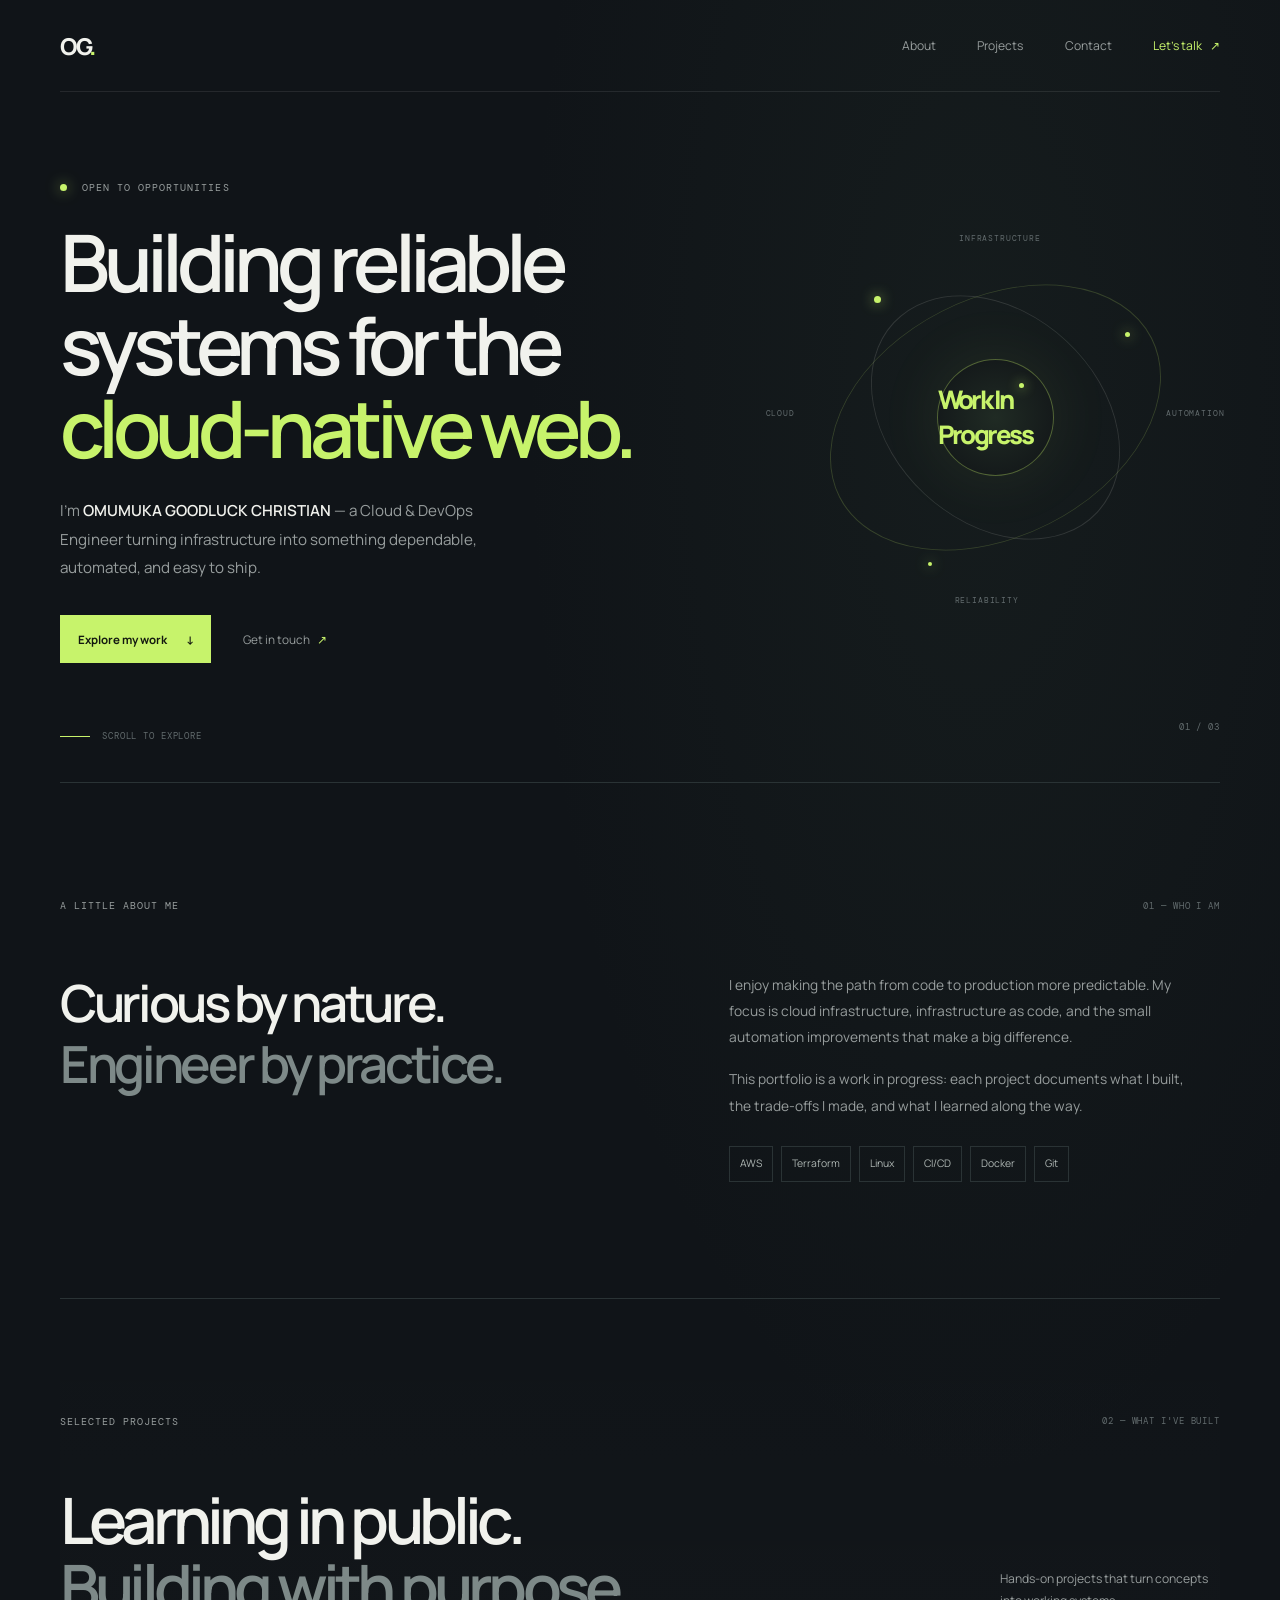
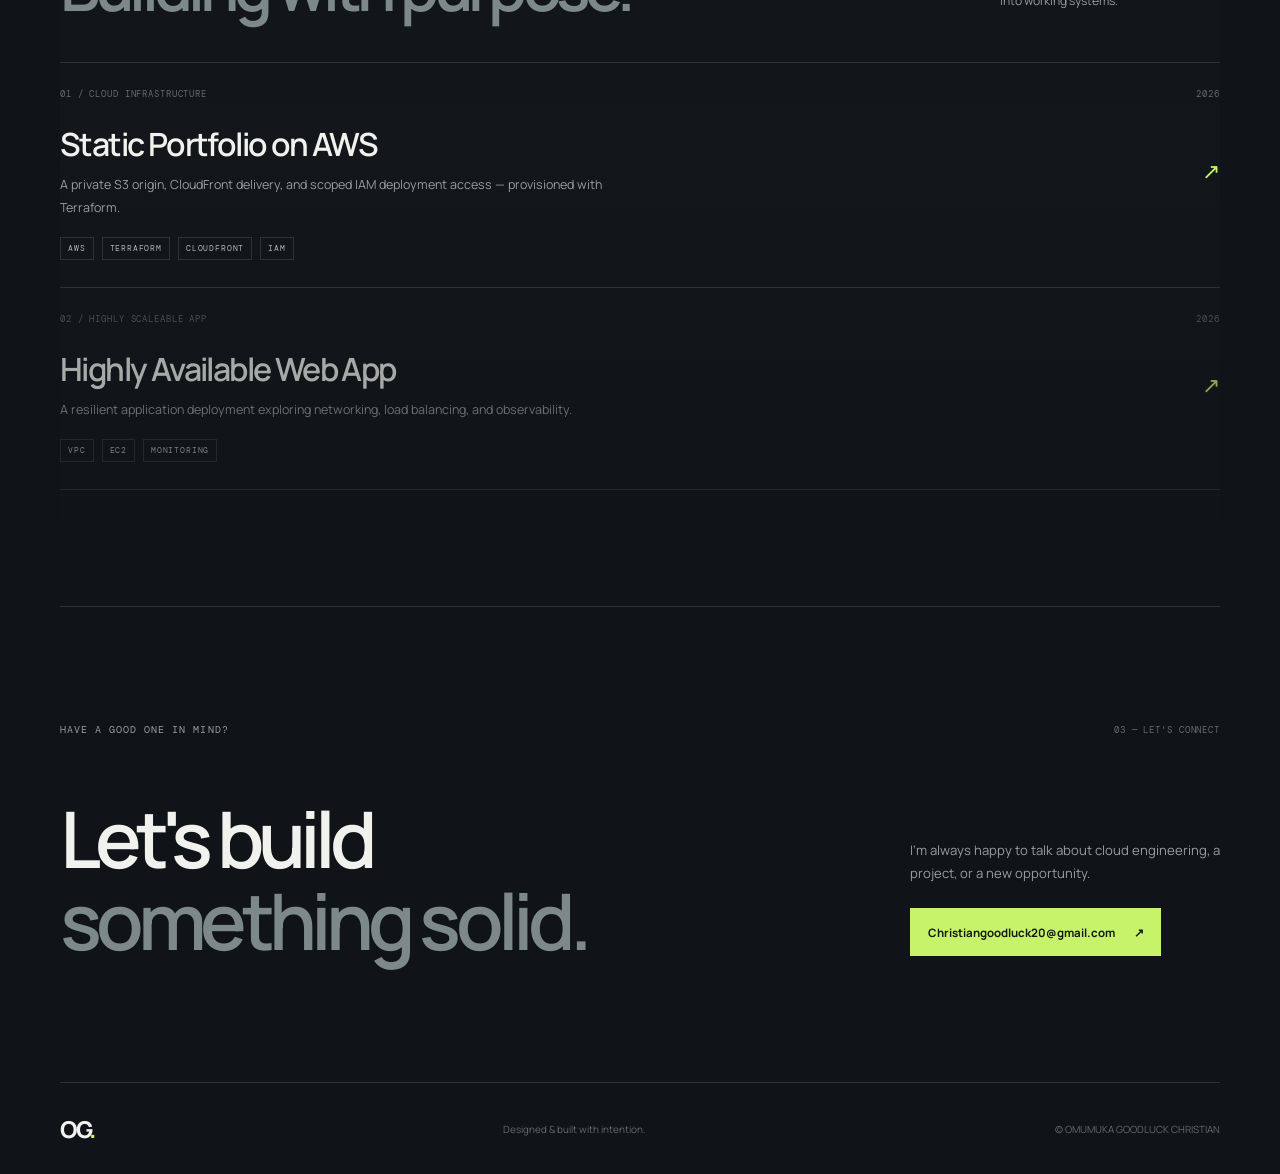
<file: site/index.html>
<!doctype html>
<html lang="en">
  <head>
    <meta charset="utf-8">
    <meta name="viewport" content="width=device-width, initial-scale=1">
    <meta name="theme-color" content="#101418">
    <meta name="description" content="Cloud and DevOps portfolio, projects, and contact information.">
    <title>OMUMUKA GOODLUCK CHRISTIAN | Cloud &amp; DevOps</title>
    <link rel="preconnect" href="https://fonts.googleapis.com">
    <link rel="preconnect" href="https://fonts.gstatic.com" crossorigin>
    <link href="https://fonts.googleapis.com/css2?family=DM+Mono:wght@400;500&family=Manrope:wght@400;500;600;700;800&display=swap" rel="stylesheet">
    <link rel="stylesheet" href="styles.css">
    <script src="script.js" defer></script>
  </head>
  <body>
    <a class="skip-link" href="#main">Skip to content</a>
    <header class="site-header">
      <a class="wordmark" href="#home" aria-label="OMUMUKA GOODLUCK CHRISTIAN, home">OG<span>.</span></a>
      <button class="menu-toggle" type="button" aria-expanded="false" aria-controls="site-nav">
        <span class="menu-toggle-label">Menu</span>
        <span class="menu-icon" aria-hidden="true"></span>
      </button>
      <nav class="site-nav" id="site-nav" aria-label="Main navigation">
        <a href="#about">About</a>
        <a href="#work">Projects</a>
        <a href="#contact">Contact</a>
        <a class="nav-resume" href="mailto:christiangoodluck20@gmail.com">Let's talk <span aria-hidden="true">↗</span></a>
      </nav>
    </header>

    <main id="main">
      <section class="hero section-shell" id="home" aria-labelledby="hero-title">
        <div class="hero-copy">
          <p class="eyebrow"><span class="status-dot"></span> OPEN TO OPPORTUNITIES</p>
          <h1 id="hero-title">Building reliable<br>systems for the<br><span>cloud-native web.</span></h1>
          <p class="hero-intro">I'm <strong> OMUMUKA GOODLUCK CHRISTIAN</strong> — a Cloud &amp; DevOps Engineer turning infrastructure into something dependable, automated, and easy to ship.</p>
          <div class="hero-actions">
            <a class="button button-primary" href="#work">Explore my work <span aria-hidden="true">↓</span></a>
            <a class="text-link" href="mailto:christiangoodluck20@gmail.com">Get in touch <span aria-hidden="true">↗</span></a>
          </div>
        </div>
        <div class="hero-art" aria-hidden="true">
          <div class="orbit orbit-outer"></div>
          <div class="orbit orbit-inner"></div>
          <div class="orbit-core"><span>Work In Progress</span><i></i></div>
          <span class="orbit-label label-top">INFRASTRUCTURE</span>
          <span class="orbit-label label-right">AUTOMATION</span>
          <span class="orbit-label label-bottom">RELIABILITY</span>
          <span class="orbit-label label-left">CLOUD</span>
          <span class="orbit-node node-one"></span>
          <span class="orbit-node node-two"></span>
          <span class="orbit-node node-three"></span>
        </div>
        <a class="scroll-cue" href="#about"><span></span> SCROLL TO EXPLORE</a>
        <p class="hero-index">01 / 03</p>
      </section>

      <section class="about section-shell" id="about" aria-labelledby="about-title">
        <div class="section-heading">
          <p class="eyebrow">A LITTLE ABOUT ME</p>
          <span class="section-number">01 — WHO I AM</span>
        </div>
        <div class="about-grid">
          <h2 id="about-title">Curious by nature.<br><span>Engineer by practice.</span></h2>
          <div class="about-copy">
            <p>I enjoy making the path from code to production more predictable. My focus is cloud infrastructure, infrastructure as code, and the small automation improvements that make a big difference.</p>
            <p>This portfolio is a work in progress: each project documents what I built, the trade-offs I made, and what I learned along the way.</p>
            <div class="skill-list" aria-label="Areas of focus">
              <span>AWS</span><span>Terraform</span><span>Linux</span><span>CI/CD</span><span>Docker</span><span>Git</span>
            </div>
          </div>
        </div>
      </section>

      <section class="work section-shell" id="work" aria-labelledby="work-title">
        <div class="section-heading">
          <p class="eyebrow">SELECTED PROJECTS</p>
          <span class="section-number">02 — WHAT I'VE BUILT</span>
        </div>
        <div class="work-heading">
          <h2 id="work-title">Learning in public.<br><span>Building with purpose.</span></h2>
          <p>Hands-on projects that turn concepts into working systems.</p>
        </div>
        <div class="project-list">
          <article class="project-card">
            <div class="project-topline"><span>01 / CLOUD INFRASTRUCTURE</span><span>2026</span></div>
            <div class="project-content">
              <div>
                <h3>Static Portfolio on AWS</h3>
                <p>A private S3 origin, CloudFront delivery, and scoped IAM deployment access — provisioned with Terraform.</p>
              </div>
              <span class="project-arrow" aria-hidden="true">↗</span>
            </div>
            <div class="project-tags"><span>AWS</span><span>TERRAFORM</span><span>CLOUDFRONT</span><span>IAM</span></div>
          </article>
          <article class="project-card project-placeholder">
            <div class="project-topline"><span>02 / HIGHLY SCALEABLE APP</span><span>2026</span></div>
            <div class="project-content">
              <div>
                <h3>Highly Available Web App</h3>
                <p>A resilient application deployment exploring networking, load balancing, and observability.</p>
              </div>
              <span class="project-arrow" aria-hidden="true">↗</span>
            </div>
            <div class="project-tags"><span>VPC</span><span>EC2</span><span>MONITORING</span></div>
          </article>
        </div>
      </section>

      <section class="contact section-shell" id="contact" aria-labelledby="contact-title">
        <div class="section-heading">
          <p class="eyebrow">HAVE A GOOD ONE IN MIND?</p>
          <span class="section-number">03 — LET'S CONNECT</span>
        </div>
        <div class="contact-content">
          <h2 id="contact-title">Let's build<br><span>something solid.</span></h2>
          <div class="contact-note">
            <p>I'm always happy to talk about cloud engineering, a project, or a new opportunity.</p>
            <a class="button button-primary" href="mailto:Christiangoodluck20@gmail.com">Christiangoodluck20@gmail.com <span aria-hidden="true">↗</span></a>
          </div>
        </div>
      </section>
    </main>

    <footer class="site-footer section-shell">
      <a class="wordmark" href="#home" aria-label="Back to top">OG<span>.</span></a>
      <p>Designed &amp; built with intention.</p>
      <p>© <span id="2026"></span> OMUMUKA GOODLUCK CHRISTIAN</p>
    </footer>
  </body>
</html>
</file>
<file: site/styles.css>
:root {
  color-scheme: dark;
  --ink: #f1f2ed;
  --muted: #979d9d;
  --dim: #626b6d;
  --ground: #101418;
  --panel: #171d20;
  --line: #2a3335;
  --accent: #c7f36b;
  --mono: "DM Mono", monospace;
  --sans: "Manrope", sans-serif;
}

* { box-sizing: border-box; }

html { scroll-behavior: smooth; }

body {
  margin: 0;
  background:
    radial-gradient(ellipse at 76% 14%, rgb(58 83 64 / 13%), transparent 28rem),
    var(--ground);
  color: var(--ink);
  font-family: var(--sans);
  -webkit-font-smoothing: antialiased;
}

a { color: inherit; text-decoration: none; }

a:focus-visible, button:focus-visible {
  outline: 2px solid var(--accent);
  outline-offset: 5px;
}

.skip-link {
  position: fixed;
  z-index: 5;
  top: 1rem;
  left: 1rem;
  padding: .75rem 1rem;
  transform: translateY(-160%);
  background: var(--accent);
  color: var(--ground);
}

.skip-link:focus { transform: translateY(0); }

.site-header, .section-shell {
  width: min(1160px, calc(100% - 96px));
  margin-inline: auto;
}

.site-header {
  height: 92px;
  display: flex;
  align-items: center;
  justify-content: space-between;
  border-bottom: 1px solid rgb(241 242 237 / 9%);
}

.wordmark {
  font-size: 1.45rem;
  font-weight: 800;
  letter-spacing: -.1em;
}

.wordmark span { color: var(--accent); }

.site-nav { display: flex; align-items: center; gap: 2.6rem; }
.site-nav a { color: var(--muted); font-size: .76rem; transition: color .2s ease; }
.site-nav a:hover, .site-nav a:focus-visible { color: var(--ink); }
.site-nav .nav-resume { color: var(--accent); }
.nav-resume span { padding-left: .35rem; }
.menu-toggle { display: none; }

.hero {
  min-height: 690px;
  position: relative;
  display: grid;
  grid-template-columns: 1.08fr .92fr;
  align-items: center;
  padding-block: 72px 112px;
}

.hero-copy { position: relative; z-index: 1; }

.eyebrow, .section-number, .project-topline, .project-tags, .orbit-label, .scroll-cue, .hero-index {
  font-family: var(--mono);
  font-size: .64rem;
  letter-spacing: .1em;
}

.eyebrow { color: var(--muted); }
.status-dot { width: 7px; height: 7px; display: inline-block; margin-right: 8px; border-radius: 50%; background: var(--accent); box-shadow: 0 0 14px rgb(199 243 107 / 65%); }

.hero h1, .work-heading h2, .contact h2, .not-found h1 {
  margin: 1.6rem 0 0;
  font-size: clamp(3rem, 6.2vw, 5.65rem);
  line-height: 1.05;
  letter-spacing: -.075em;
  font-weight: 600;
}

.hero h1 span, .about h2 span, .work-heading h2 span, .contact h2 span, .not-found h1 span {
  color: var(--accent);
}

.hero-intro { max-width: 455px; margin: 1.7rem 0 0; color: var(--muted); font-size: .95rem; line-height: 1.9; }
.hero-intro strong { color: var(--ink); font-weight: 600; }
.hero-actions { display: flex; align-items: center; gap: 2rem; margin-top: 2rem; }

.button {
  min-height: 48px;
  display: inline-flex;
  align-items: center;
  justify-content: center;
  gap: 1.2rem;
  padding: 0 1.1rem;
  font-size: .72rem;
  font-weight: 700;
}

.button-primary { background: var(--accent); color: #131810; transition: background .2s ease, transform .2s ease; }
.button-primary:hover { transform: translateY(-2px); background: #d9ff91; }
.text-link { color: var(--muted); font-size: .74rem; }
.text-link span { padding-left: .3rem; color: var(--accent); }

.hero-art { width: min(100%, 450px); aspect-ratio: 1; position: relative; justify-self: end; }
.orbit { position: absolute; inset: 11%; border: 1px solid rgb(199 243 107 / 19%); border-radius: 50%; }
.orbit-outer { transform: rotate(-27deg) scaleY(.68); }
.orbit-inner { inset: 19%; transform: rotate(43deg) scaleY(.75); border-color: rgb(241 242 237 / 13%); }
.orbit-core { position: absolute; inset: 37%; display: grid; place-items: center; border: 1px solid rgb(199 243 107 / 34%); border-radius: 50%; background: radial-gradient(circle, #202b24, #14191a 75%); box-shadow: 0 0 68px rgb(199 243 107 / 8%); color: var(--accent); font-size: 1.6rem; font-weight: 800; letter-spacing: -.1em; }
.orbit-core i { width: 5px; height: 5px; position: absolute; top: 20%; right: 25%; border-radius: 50%; background: var(--accent); box-shadow: 0 0 12px var(--accent); }
.orbit-label { position: absolute; color: var(--dim); font-size: .53rem; }
.label-top { top: 9%; left: 42%; }
.label-right { top: 48%; right: -1%; }
.label-bottom { bottom: 8%; left: 41%; }
.label-left { top: 48%; left: -1%; }
.orbit-node { width: 7px; height: 7px; position: absolute; border-radius: 50%; background: var(--accent); box-shadow: 0 0 13px rgb(199 243 107 / 80%); }
.node-one { top: 23%; left: 23%; }
.node-two { top: 31%; right: 20%; width: 5px; height: 5px; }
.node-three { bottom: 17%; left: 35%; width: 4px; height: 4px; }
.scroll-cue { position: absolute; bottom: 40px; left: 0; display: flex; align-items: center; gap: 12px; color: var(--dim); font-size: .55rem; }
.scroll-cue span { width: 30px; height: 1px; background: var(--accent); }
.hero-index { position: absolute; right: 0; bottom: 40px; color: var(--dim); font-size: .55rem; }

.about, .work, .contact { padding-block: 116px; border-top: 1px solid var(--line); }
.section-heading { display: flex; justify-content: space-between; align-items: center; }
.section-heading .eyebrow { margin: 0; }
.section-number { color: var(--dim); font-size: .56rem; }
.about-grid { display: grid; grid-template-columns: 1.08fr .92fr; gap: 8%; align-items: start; margin-top: 60px; }
.about h2 { margin: 0; font-size: clamp(2.1rem, 4vw, 3.6rem); line-height: 1.2; letter-spacing: -.065em; font-weight: 600; }
.about h2 span { color: #7d8988; }
.about-copy { max-width: 470px; color: var(--muted); font-size: .86rem; line-height: 1.9; }
.about-copy p { margin: 0 0 1rem; }
.skill-list, .project-tags { display: flex; flex-wrap: wrap; gap: 8px; }
.skill-list { margin-top: 1.7rem; }
.skill-list span, .project-tags span { border: 1px solid var(--line); color: #aeb6b3; }
.skill-list span { padding: 7px 10px; font-size: .65rem; }

.work { background: linear-gradient(180deg, transparent, rgb(255 255 255 / 1.2%), transparent); }
.work-heading { display: flex; align-items: end; justify-content: space-between; gap: 2rem; margin-block: 58px 42px; }
.work-heading h2, .contact h2 { margin: 0; font-size: clamp(2.5rem, 5vw, 4.5rem); }
.work-heading h2 span { color: #7d8988; }
.work-heading > p { max-width: 220px; margin: 0 0 8px; color: var(--muted); font-size: .76rem; line-height: 1.8; }
.project-list { border-top: 1px solid var(--line); }
.project-card { padding: 25px 0 27px; border-bottom: 1px solid var(--line); }
.project-topline { display: flex; justify-content: space-between; color: var(--dim); font-size: .55rem; }
.project-content { display: flex; justify-content: space-between; align-items: center; gap: 2rem; margin-block: 22px 18px; }
.project-content h3 { margin: 0; font-size: clamp(1.35rem, 2.5vw, 2rem); letter-spacing: -.05em; font-weight: 600; }
.project-content p { max-width: 570px; margin: 8px 0 0; color: var(--muted); font-size: .78rem; line-height: 1.8; }
.project-arrow { color: var(--accent); font-size: 1.4rem; }
.project-placeholder { opacity: .67; }
.project-tags { font-size: .52rem; }
.project-tags span { padding: 5px 7px; }

.contact { padding-bottom: 120px; }
.contact-content { display: flex; align-items: end; justify-content: space-between; gap: 3rem; margin-top: 62px; }
.contact h2 { font-size: clamp(3rem, 6.1vw, 5.4rem); }
.contact h2 span { color: #7d8988; }
.contact-note { max-width: 310px; padding-bottom: 6px; }
.contact-note p { margin: 0 0 1.4rem; color: var(--muted); font-size: .82rem; line-height: 1.8; }

.site-footer { min-height: 92px; display: flex; align-items: center; justify-content: space-between; border-top: 1px solid var(--line); }
.site-footer p { color: var(--dim); font-size: .62rem; }

.not-found-page { min-height: 100vh; display: grid; place-items: center; }
.not-found { width: min(680px, calc(100% - 48px)); padding-block: 5rem; }
.not-found h1 { font-size: clamp(3rem, 8vw, 5.5rem); }
.not-found > p:not(.eyebrow) { margin: 1.5rem 0 2rem; color: var(--muted); line-height: 1.8; }

@media (max-width: 760px) {
  .site-header, .section-shell { width: calc(100% - 48px); }
  .site-header { height: 76px; }
  .menu-toggle { display: inline-flex; align-items: center; gap: 10px; padding: 10px 0 10px 10px; border: 0; background: none; color: var(--ink); font: inherit; font-size: .7rem; }
  .menu-icon, .menu-icon::before { width: 17px; height: 1px; display: block; background: var(--accent); transition: transform .2s ease; }
  .menu-icon { position: relative; }
  .menu-icon::before { content: ""; position: absolute; transform: translateY(-5px); }
  .menu-toggle[aria-expanded="true"] .menu-icon { transform: rotate(45deg); }
  .menu-toggle[aria-expanded="true"] .menu-icon::before { transform: rotate(-90deg); }
  .site-nav { position: absolute; z-index: 3; top: 75px; right: 24px; left: 24px; display: none; align-items: stretch; gap: 0; padding: 10px 20px; border: 1px solid var(--line); background: #151b1e; }
  .site-nav.is-open { display: flex; flex-direction: column; }
  .site-nav a { padding: 14px 0; border-bottom: 1px solid var(--line); }
  .site-nav a:last-child { border-bottom: 0; }
  .hero { min-height: auto; grid-template-columns: 1fr; padding-block: 86px 110px; }
  .hero h1 { font-size: clamp(3rem, 12vw, 5rem); }
  .hero-art { width: min(85%, 360px); margin: 34px auto 0; justify-self: center; }
  .scroll-cue, .hero-index { bottom: 36px; }
  .about, .work, .contact { padding-block: 82px; }
  .about-grid { grid-template-columns: 1fr; gap: 28px; margin-top: 42px; }
  .work-heading, .contact-content { align-items: start; flex-direction: column; gap: 22px; margin-top: 42px; }
  .work-heading > p { max-width: 280px; }
  .contact-note { max-width: 360px; }
}

@media (max-width: 420px) {
  .site-header, .section-shell { width: calc(100% - 36px); }
  .site-nav { right: 18px; left: 18px; }
  .hero-actions { align-items: start; flex-direction: column; gap: 16px; }
  .section-number { font-size: .48rem; }
  .site-footer { flex-wrap: wrap; gap: 0 12px; }
  .site-footer p { font-size: .55rem; }
}

@media (prefers-reduced-motion: reduce) {
  *, *::before, *::after { scroll-behavior: auto !important; transition-duration: .01ms !important; }
}
</file>
